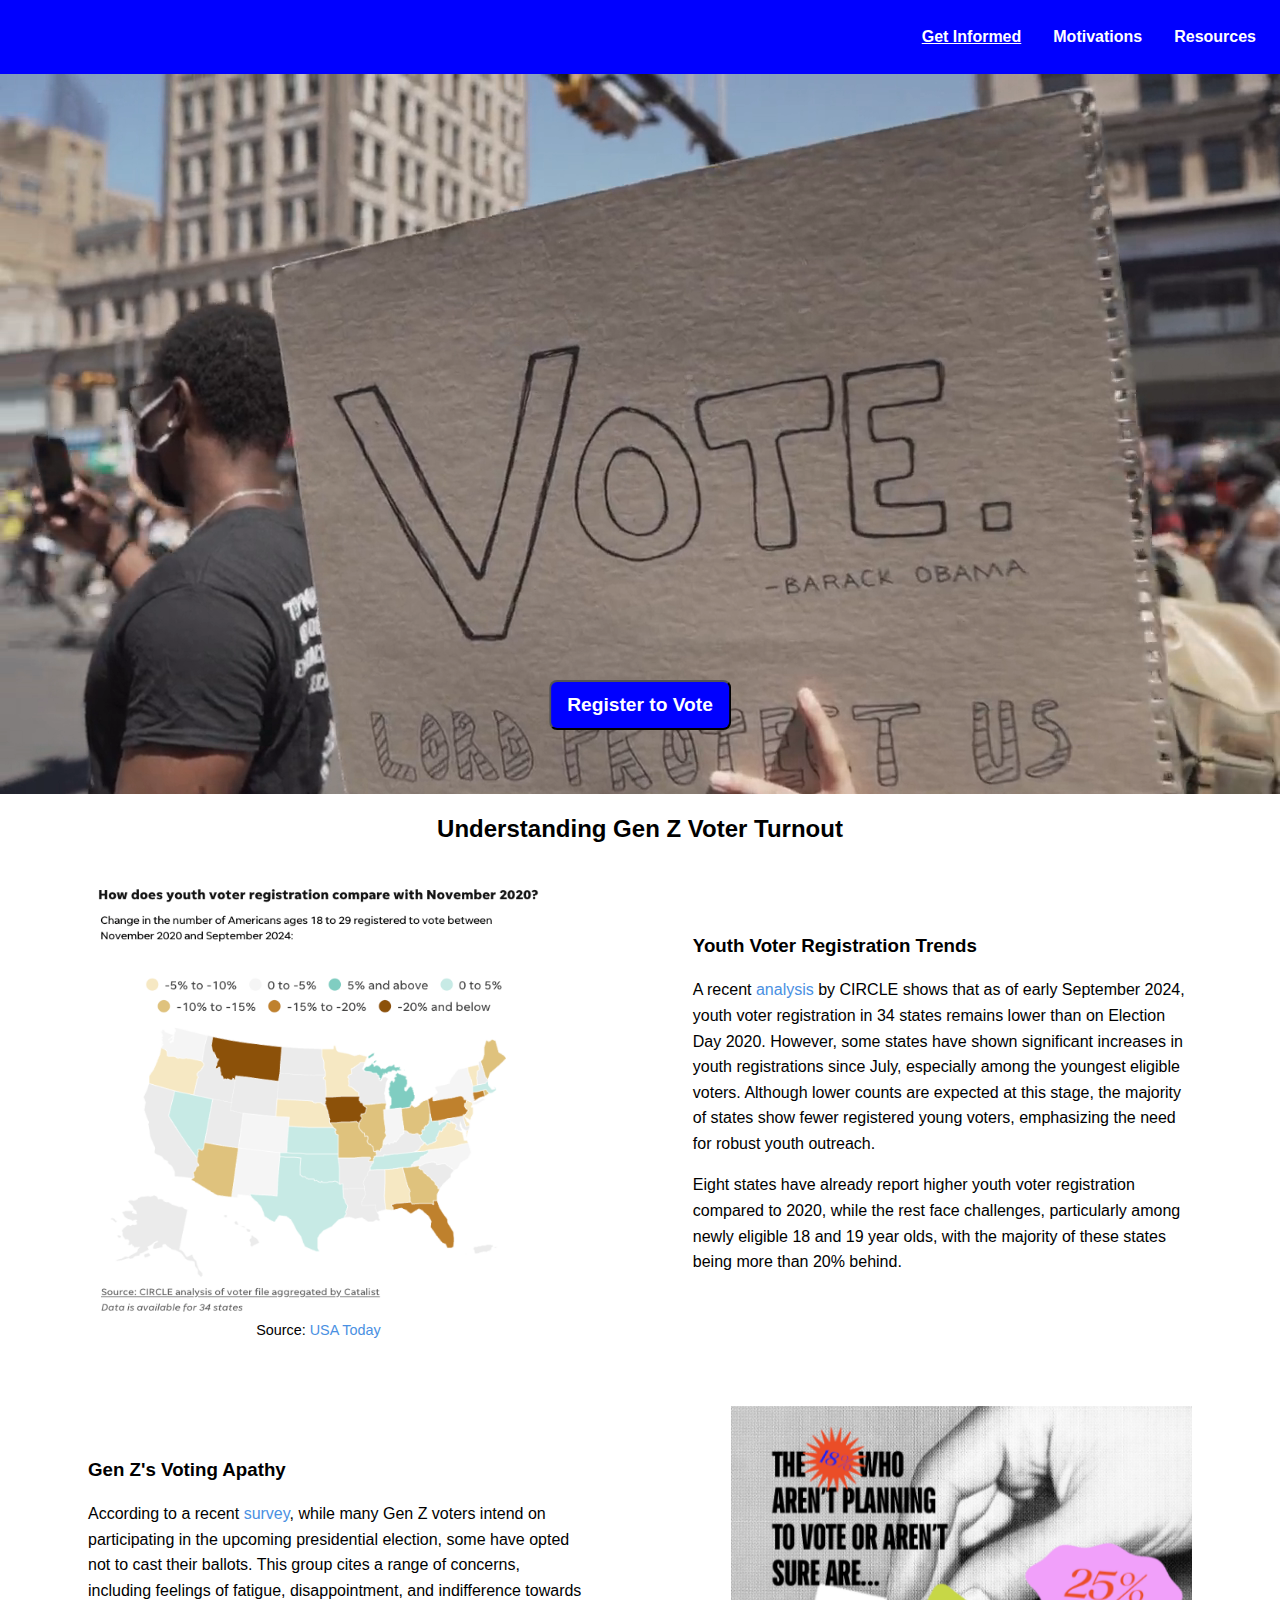
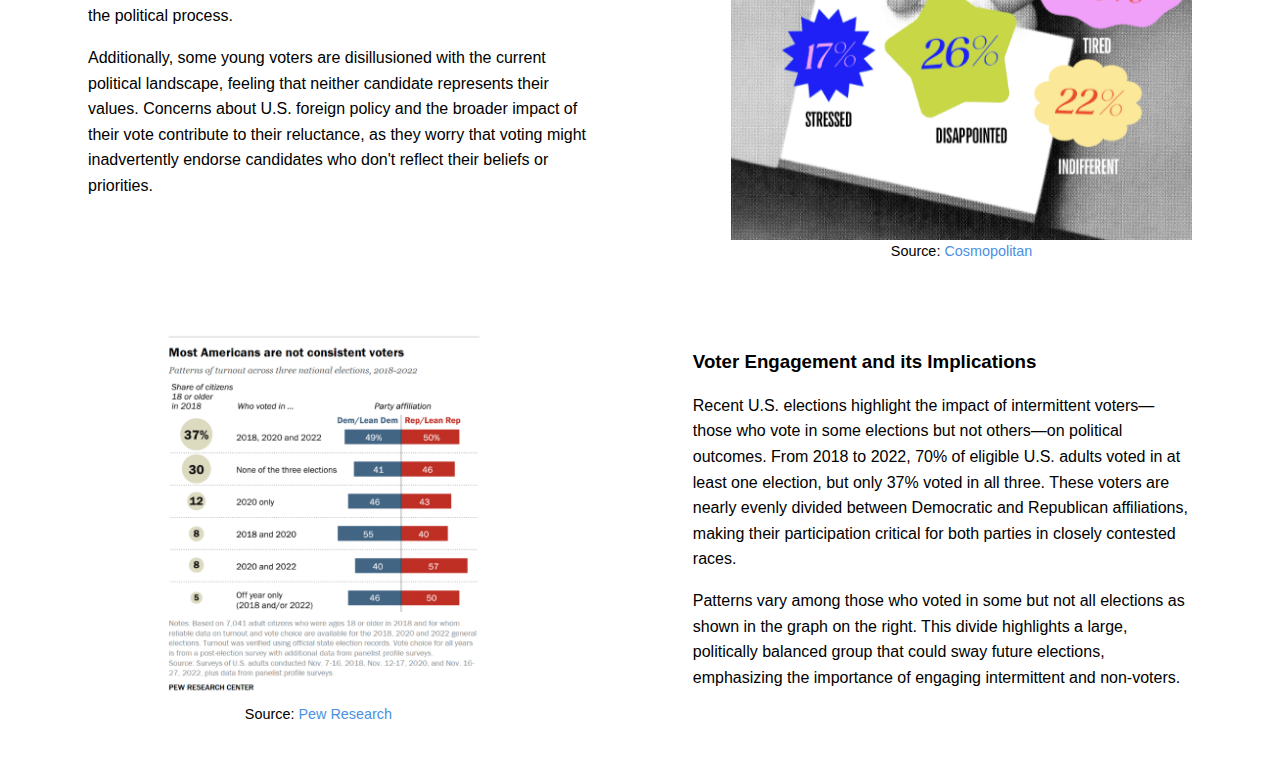
<file: index.html>
<!DOCTYPE html>
<html lang="en">
  <head>
    <meta charset="UTF-8" />
    <meta name="viewport" content="width=device-width, initial-scale=1.0" />
    <link rel="stylesheet" href="styles.css" />
    <title>Gen Z and Voting</title>
  </head>
  <body>
    <div id="nav">
      <a class="current" href="index.html">Get Informed</a>
      <a href="motivations.html">Motivations</a>
      <a href="resources.html">Resources</a>
    </div>

    <div class="hero">
      <video autoplay muted loop class="hero-video">
        <source src="media/vote.mp4" type="video/mp4" />
        <p>Your browser doesn't support HTML5 video.</p>
      </video>
      <a href="https://vote.gov/" target="_blank"
        ><button class="hero-btn">Register to Vote</button></a
      >
    </div>

    <div id="main">
      <h2>Understanding Gen Z Voter Turnout</h2>

      <div class="div-container">
        <div class="div-image">
          <img
            src="images/youth-registration-comparison.png"
            alt="A graph of the United States showing a decrease in youth registration compared to 2020"
          />
          <p>
            Source:
            <a
              href="https://www.usatoday.com/story/graphics/2024/10/17/youth-voter-registration-by-state/75595009007/"
              target="_blank"
              >USA Today</a
            >
          </p>
        </div>
        <div class="div-content">
          <h3>Youth Voter Registration Trends</h3>
          <div>
            <p>
              A recent
              <a
                href="https://circle.tufts.edu/latest-research/youth-voter-registration-major-challenge-2024-election"
                target="_blank"
                >analysis</a
              >
              by CIRCLE shows that as of early September 2024, youth voter
              registration in 34 states remains lower than on Election Day 2020.
              However, some states have shown significant increases in youth
              registrations since July, especially among the youngest eligible
              voters. Although lower counts are expected at this stage, the
              majority of states show fewer registered young voters, emphasizing
              the need for robust youth outreach.
            </p>
            <p>
              Eight states have already report higher youth voter registration
              compared to 2020, while the rest face challenges, particularly
              among newly eligible 18 and 19 year olds, with the majority of
              these states being more than 20% behind.
            </p>
          </div>
        </div>
      </div>

      <div class="div-container">
        <div class="div-content">
          <h3>Gen Z's Voting Apathy</h3>
          <div>
            <p>
              According to a recent
              <a
                href="https://www.cosmopolitan.com/politics/a62300710/gen-z-election-2024-not-voting/"
                >survey</a
              >, while many Gen Z voters intend on participating in the upcoming
              presidential election, some have opted not to cast their ballots.
              This group cites a range of concerns, including feelings of
              fatigue, disappointment, and indifference towards the political
              process.
            </p>
            <p>
              Additionally, some young voters are disillusioned with the current
              political landscape, feeling that neither candidate represents
              their values. Concerns about U.S. foreign policy and the broader
              impact of their vote contribute to their reluctance, as they worry
              that voting might inadvertently endorse candidates who don't
              reflect their beliefs or priorities.
            </p>
          </div>
        </div>
        <div class="div-image">
          <img src="images/reasons-uncommited.png" alt="An graphic of voter" />
          <p>
            Source:
            <a
              href="https://www.cosmopolitan.com/politics/a62302638/gen-z-election-2024-voting-survey/"
              target="_blank"
              >Cosmopolitan</a
            >
          </p>
        </div>
      </div>

      <div class="div-container">
        <div class="div-image">
          <img
            src="images/PP_2023.07.12_validated-voters_1-01.png"
            alt="An graphic of voter"
          />
          <p>
            Source:
            <a
              href="https://www.pewresearch.org/politics/2023/07/12/voter-turnout-2018-2022/"
              target="_blank"
              >Pew Research</a
            >
          </p>
        </div>
        <div class="div-content">
          <h3>Voter Engagement and its Implications</h3>
          <div>
            <p>
              Recent U.S. elections highlight the impact of intermittent
              voters—those who vote in some elections but not others—on
              political outcomes. From 2018 to 2022, 70% of eligible U.S. adults
              voted in at least one election, but only 37% voted in all three.
              These voters are nearly evenly divided between Democratic and
              Republican affiliations, making their participation critical for
              both parties in closely contested races.
            </p>
            <p>
              Patterns vary among those who voted in some but not all elections
              as shown in the graph on the right. This divide highlights a
              large, politically balanced group that could sway future
              elections, emphasizing the importance of engaging intermittent and
              non-voters.
            </p>
          </div>
        </div>
      </div>
    </div>
  </body>
</html>
</file>
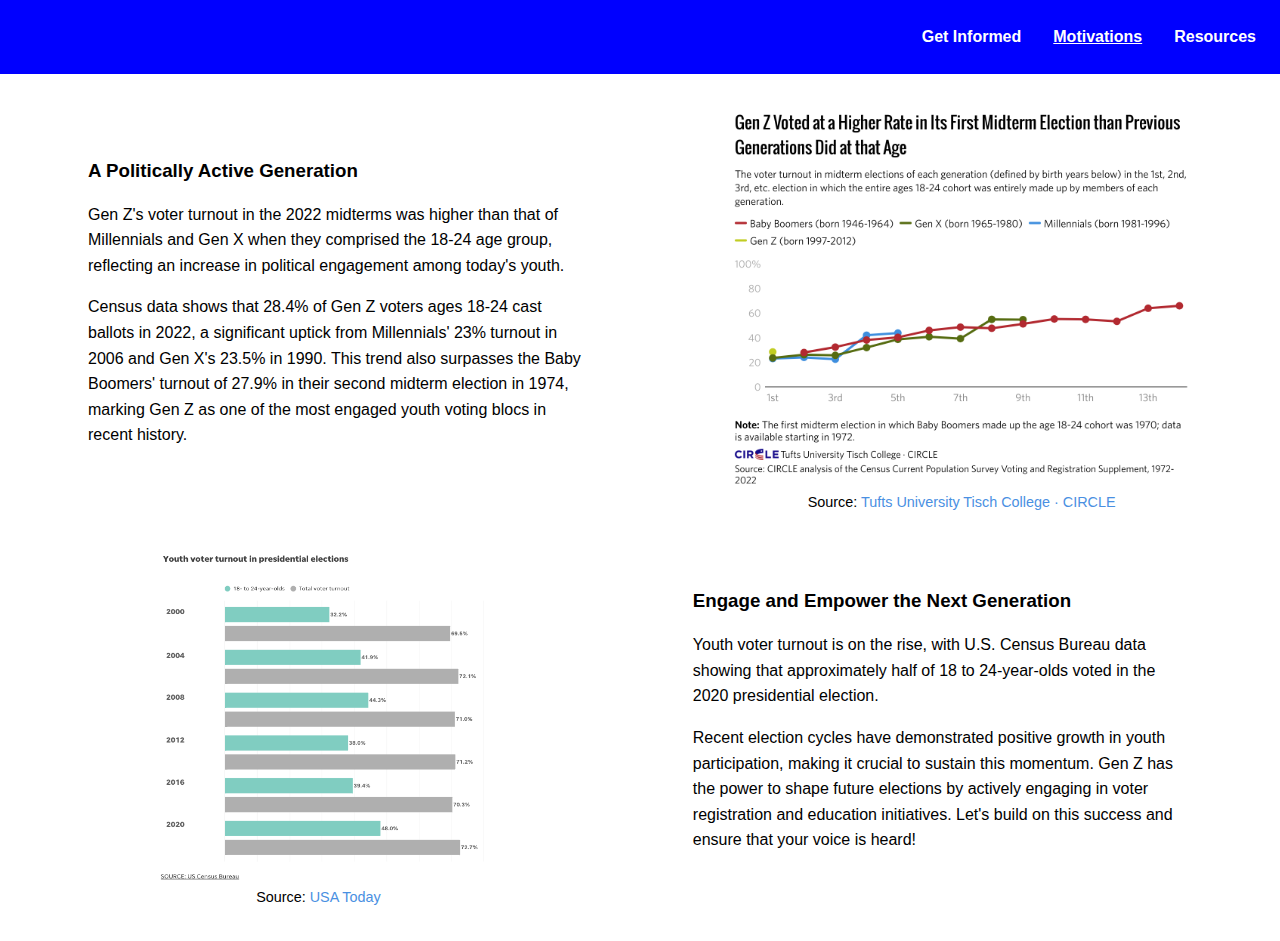
<file: motivations.html>
<!DOCTYPE html>
<html lang="en">
  <head>
    <meta charset="UTF-8" />
    <meta name="viewport" content="width=device-width, initial-scale=1.0" />
    <link rel="stylesheet" href="styles.css" />
    <title>Motivations</title>
  </head>
  <body>
    <div id="nav">
      <a href="index.html">Get Informed</a>
      <a class="current" href="motivations.html">Motivations</a>
      <a href="resources.html">Resources</a>
    </div>

    <div class="div-container">
      <div class="div-content">
        <h3>A Politically Active Generation</h3>
        <div>
          <p>
            Gen Z's voter turnout in the 2022 midterms was higher than that of
            Millennials and Gen X when they comprised the 18-24 age group,
            reflecting an increase in political engagement among today's youth.
          </p>
          <p>
            Census data shows that 28.4% of Gen Z voters ages 18-24 cast ballots
            in 2022, a significant uptick from Millennials' 23% turnout in 2006
            and Gen X's 23.5% in 1990. This trend also surpasses the Baby
            Boomers' turnout of 27.9% in their second midterm election in 1974,
            marking Gen Z as one of the most engaged youth voting blocs in
            recent history.
          </p>
        </div>
      </div>
      <div class="div-image">
        <img
          src="images/gen-z-voted-at-a-higher-rate-in-its-first-midterm-election-than-previous-generations-did-at-that-age.png"
          alt="A graph showing voter participation across different generations"
        />
        <p>
          Source:
          <a
            href="https://circle.tufts.edu/latest-research/gen-z-voted-higher-rate-2022-previous-generations-their-first-midterm-election"
            target="_blank"
            >Tufts University Tisch College · CIRCLE</a
          >
        </p>
      </div>
    </div>

    <div class="div-container">
      <div class="div-image">
        <img
          src="images/youth-voter-turnout.png"
          alt="A graph showing youth voter turnout in presidential elections across different years"
        />
        <p>
          Source:
          <a
            href="https://www.usatoday.com/story/graphics/2024/10/17/youth-voter-registration-by-state/75595009007/"
            target="_blank"
            >USA Today</a
          >
        </p>
      </div>
      <div class="div-content">
        <h3>Engage and Empower the Next Generation</h3>
        <div>
          <p>
            Youth voter turnout is on the rise, with U.S. Census Bureau data
            showing that approximately half of 18 to 24-year-olds voted in the
            2020 presidential election.
          </p>
          <p>
            Recent election cycles have demonstrated positive growth in youth
            participation, making it crucial to sustain this momentum. Gen Z has
            the power to shape future elections by actively engaging in voter
            registration and education initiatives. Let's build on this success
            and ensure that your voice is heard!
          </p>
        </div>
      </div>
    </div>
  </body>
</html>
</file>
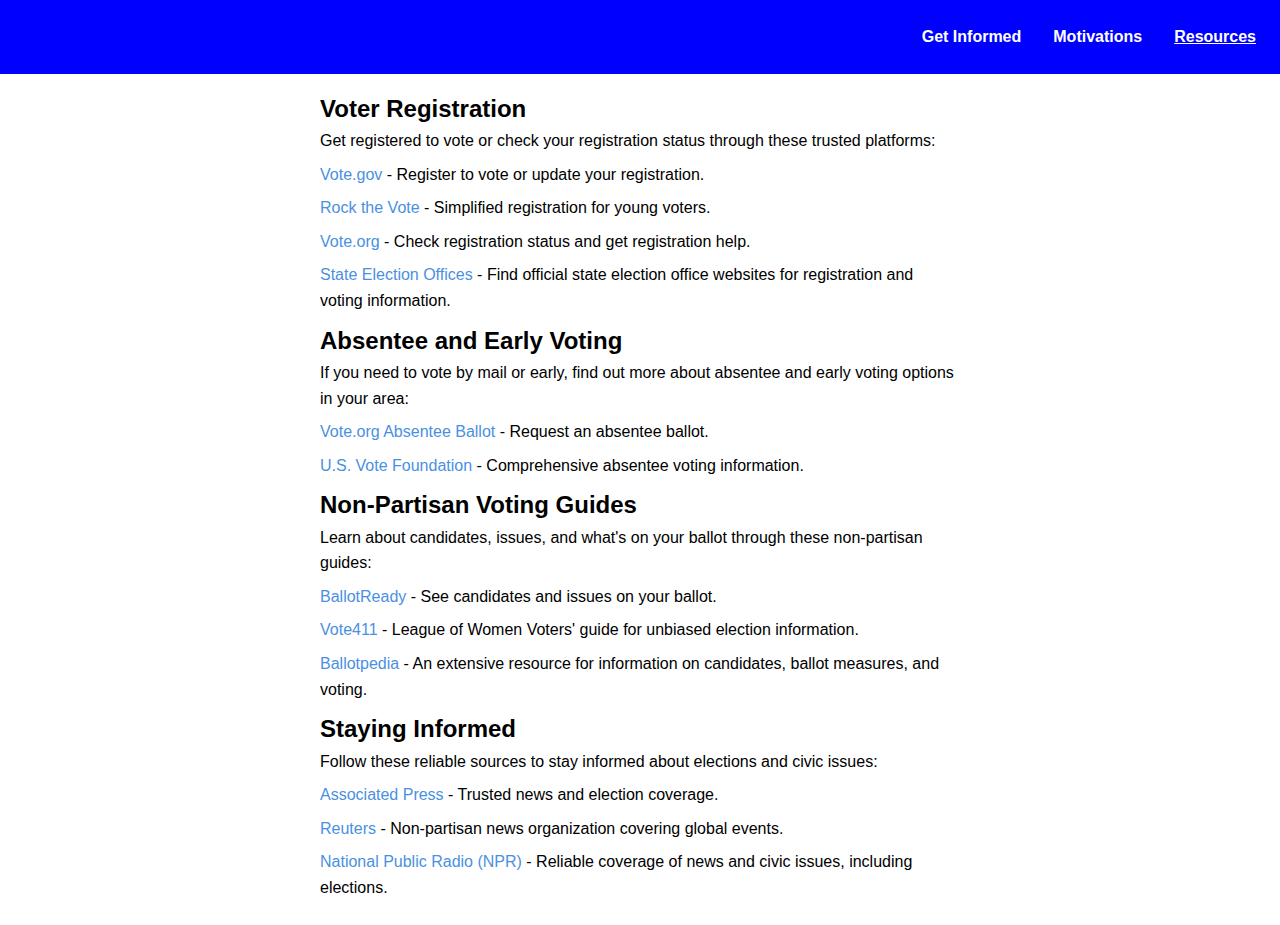
<file: resources.html>
<!DOCTYPE html>
<html lang="en">
  <head>
    <meta charset="UTF-8" />
    <meta name="viewport" content="width=device-width, initial-scale=1.0" />
    <link rel="stylesheet" href="styles.css" />
    <title>Resources</title>
  </head>
  <body>
    <div id="nav">
      <a href="index.html">Get Informed</a>
      <a href="motivations.html">Motivations</a>
      <a class="current" href="resources.html">Resources</a>
    </div>
    <div id="main">
      <div class="info">
        <h2>Voter Registration</h2>
        <p>
          Get registered to vote or check your registration status through these
          trusted platforms:
        </p>
        <ul>
          <li>
            <a href="https://vote.gov" target="_blank">Vote.gov</a> - Register
            to vote or update your registration.
          </li>
          <li>
            <a href="https://www.rockthevote.org" target="_blank"
              >Rock the Vote</a
            >
            - Simplified registration for young voters.
          </li>
          <li>
            <a href="https://www.vote.org" target="_blank">Vote.org</a> - Check
            registration status and get registration help.
          </li>
          <li>
            <a href="https://www.nass.org/can-I-vote" target="_blank"
              >State Election Offices</a
            >
            - Find official state election office websites for registration and
            voting information.
          </li>
        </ul>
      </div>

      <div class="info">
        <h2>Absentee and Early Voting</h2>
        <p>
          If you need to vote by mail or early, find out more about absentee and
          early voting options in your area:
        </p>
        <ul>
          <li>
            <a href="https://www.vote.org/absentee-ballot" target="_blank"
              >Vote.org Absentee Ballot</a
            >
            - Request an absentee ballot.
          </li>
          <li>
            <a href="https://www.usvotefoundation.org" target="_blank"
              >U.S. Vote Foundation</a
            >
            - Comprehensive absentee voting information.
          </li>
        </ul>
      </div>

      <div class="info">
        <h2>Non-Partisan Voting Guides</h2>
        <p>
          Learn about candidates, issues, and what's on your ballot through
          these non-partisan guides:
        </p>
        <ul>
          <li>
            <a href="https://www.ballotready.org" target="_blank"
              >BallotReady</a
            >
            - See candidates and issues on your ballot.
          </li>
          <li>
            <a href="https://www.vote411.org" target="_blank">Vote411</a> -
            League of Women Voters' guide for unbiased election information.
          </li>
          <li>
            <a href="https://ballotpedia.org/Main_Page" target="_blank"
              >Ballotpedia</a
            >
            - An extensive resource for information on candidates, ballot
            measures, and voting.
          </li>
        </ul>
      </div>

      <div class="info">
        <h2>Staying Informed</h2>
        <p>
          Follow these reliable sources to stay informed about elections and
          civic issues:
        </p>
        <ul>
          <li>
            <a href="https://www.apnews.com" target="_blank"
              >Associated Press</a
            >
            - Trusted news and election coverage.
          </li>
          <li>
            <a href="https://www.reuters.com" target="_blank">Reuters</a> -
            Non-partisan news organization covering global events.
          </li>
          <li>
            <a href="https://www.npr.org/" target="_blank"
              >National Public Radio (NPR)</a
            >
            - Reliable coverage of news and civic issues, including elections.
          </li>
        </ul>
      </div>
    </div>
  </body>
</html>
</file>
<file: styles.css>
* {
  margin: 0px;
  padding: 0px;
  box-sizing: border-box;
}

body {
  font-family: sans-serif;
  line-height: 1.6;
}

#nav {
  background-color: blue;
  padding: 8px;
  display: flex;
  justify-content: flex-end;
  position: sticky;
  top: 0;
  z-index: 2;
}

#nav a,
#nav a:visited {
  color: white;
  font-weight: bold;
  text-decoration: none;
  padding: 16px;
}

.current {
  text-decoration: underline !important;
}

/* index.html hero */
.hero {
  width: 100%;
  height: 80vh;
  position: relative;
  overflow: hidden;
}

.hero-video {
  width: 100%;
  height: 100%;
  object-fit: cover;
}

.hero-btn {
  font-size: 1.2em;
  font-weight: bold;
  padding: 12px 16px;
  border-radius: 8px;
  color: white;
  background-color: blue;
  position: absolute;
  bottom: 64px;
  left: 50%;
  transform: translateX(-50%);
  cursor: pointer;
}

/* generic styling across all pages */
#main {
  display: flex;
  flex-direction: column;
  align-items: center;
  margin: 16px 0px;
}

/* generic styling for containers */

.div-container {
  display: flex;
  justify-content: space-around;
  align-items: center;
  margin: 32px 16px;
}

.div-image img {
  height: auto;
  width: 36vw;
}

.div-image {
  font-size: 0.9em;
  display: flex;
  flex-direction: column;
  align-items: center;
}

.div-content {
  width: 40%;
}

.div-content p {
  margin: 16px 0px;
}

.info {
  width: 50vw;
}

ul {
  list-style-type: none;
  padding: 0;
}

li {
  margin: 0.5em 0;
}

a {
  color: #4a90e2;
  text-decoration: none;
}

a:hover {
  text-decoration: underline;
}
</file>
